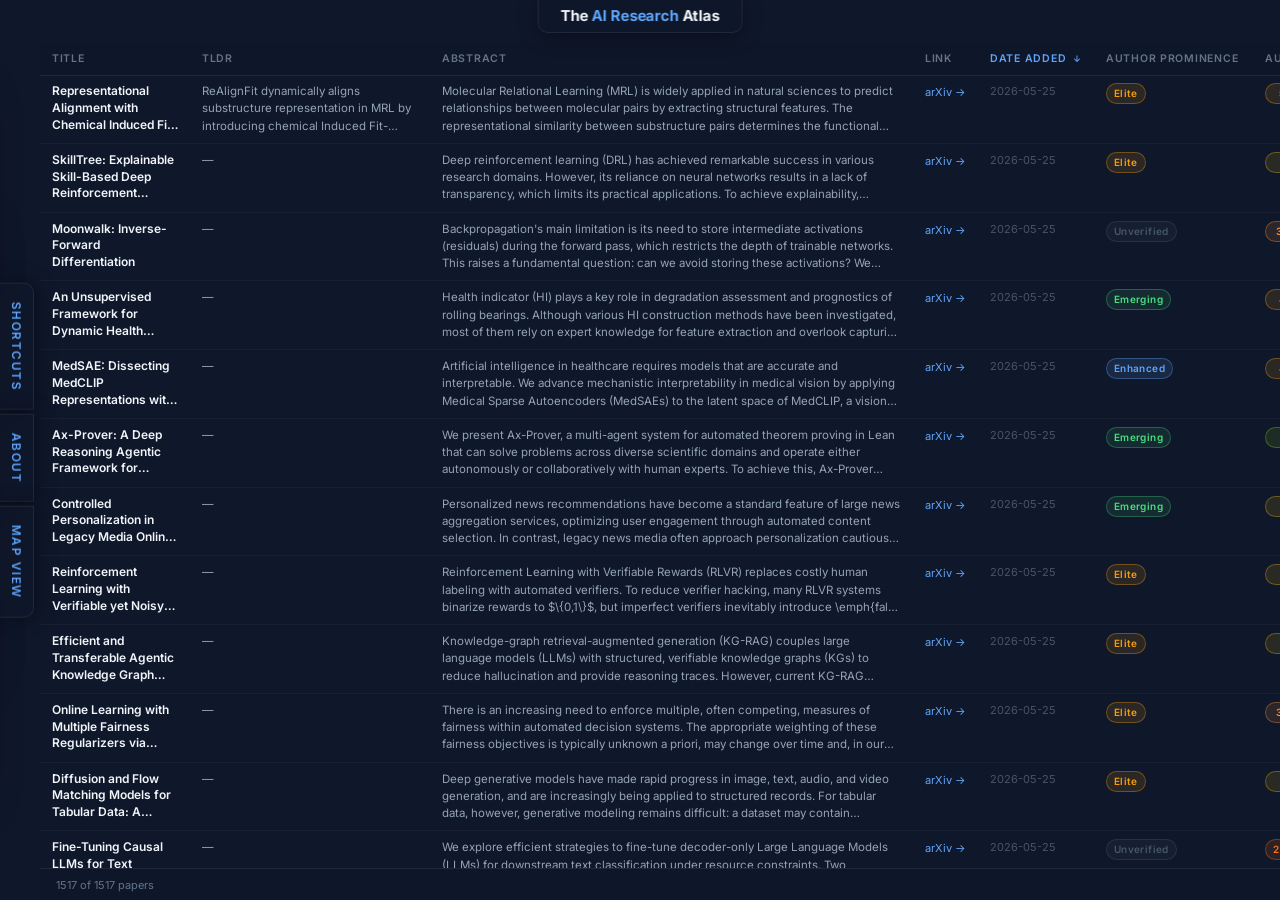
<file: grid.html>
<!DOCTYPE html>
<html lang="en">
<head>
<meta charset="UTF-8">
<meta name="viewport" content="width=device-width,initial-scale=1.0">
<title>AI Research Atlas — Grid View</title>
<!-- Google tag (gtag.js) -->
<script async src="https://www.googletagmanager.com/gtag/js?id=G-6LKWKT8838"></script>
<script>window.dataLayer=window.dataLayer||[];function gtag(){dataLayer.push(arguments);}gtag('js',new Date());gtag('config','G-6LKWKT8838');</script>
<link rel="preconnect" href="https://fonts.googleapis.com">
<link rel="preconnect" href="https://fonts.gstatic.com" crossorigin>
<link href="https://fonts.googleapis.com/css2?family=Inter:wght@400;500;600;700&display=swap" rel="stylesheet">
<style>
  :root {
    --arm-font:'Inter',system-ui,-apple-system,sans-serif;
    --arm-accent:#60a5fa;
    --arm-accent-dim:rgba(96,165,250,0.12);
    --arm-border:rgba(255,255,255,0.08);
    --arm-muted:#94a3b8;
    --arm-bg:rgba(15,23,42,0.92);
    --arm-panel-w:300px;
  }
  *,*::before,*::after { box-sizing:border-box; }
  html,body { margin:0; padding:0; height:100%; background:#0f172a; color:#e2e8f0; font-family:var(--arm-font); }

  /* ── Title bar ─────────────────────────────────────────────────────── */
  #arm-title-bar {
    position:fixed; top:0; left:50%; transform:translateX(-50%);
    z-index:1000000;
    background:rgba(15,23,42,0.92); backdrop-filter:blur(10px); -webkit-backdrop-filter:blur(10px);
    border:1px solid var(--arm-border); border-top:none;
    border-radius:0 0 10px 10px;
    padding:6px 22px;
    font-family:var(--arm-font); font-size:15px; font-weight:700;
    color:#f1f5f9; letter-spacing:-0.01em; line-height:1.3;
    white-space:nowrap; user-select:none;
    box-shadow:0 3px 20px rgba(0,0,0,0.4);
  }
  #arm-title-bar span { color:var(--arm-accent); }

  /* ── Tab strip ─────────────────────────────────────────────────────── */
  #arm-tab-strip {
    position:fixed; left:0; top:50%; transform:translateY(-50%);
    z-index:1000000; display:flex; flex-direction:column; gap:4px;
  }
  .arm-tab {
    display:flex; align-items:center; justify-content:center;
    writing-mode:vertical-rl; text-orientation:mixed;
    background:rgba(15,23,42,0.90); backdrop-filter:blur(10px); -webkit-backdrop-filter:blur(10px);
    color:var(--arm-accent); border:1px solid var(--arm-border); border-left:none;
    padding:18px 9px; cursor:pointer;
    font-family:var(--arm-font); font-weight:600; font-size:12px;
    letter-spacing:0.12em; text-transform:uppercase;
    box-shadow:3px 0 20px rgba(0,0,0,0.4);
    transition:background 0.2s,color 0.2s,box-shadow 0.2s; user-select:none;
  }
  #arm-shortcuts-tab { border-radius:0 10px 0 0; }
  #arm-about-tab     { border-radius:0; }
  #arm-atlas-tab     { border-radius:0 0 10px 0; }
  .arm-tab:hover     { background:rgba(30,41,59,0.95); color:#93c5fd; box-shadow:4px 0 24px rgba(96,165,250,0.2); }
  .arm-tab.arm-active { background:rgba(30,41,59,0.98); color:#93c5fd; }

  /* ── Panel chrome ──────────────────────────────────────────────────── */
  .arm-panel {
    position:fixed; left:0; top:50%;
    transform:translateY(-50%) translateX(-110%);
    z-index:999999; width:var(--arm-panel-w); max-height:88vh;
    display:flex; flex-direction:column;
    background:var(--arm-bg); backdrop-filter:blur(10px); -webkit-backdrop-filter:blur(10px);
    border:1px solid var(--arm-border); border-left:none; border-radius:0 16px 16px 0;
    box-shadow:6px 0 40px rgba(0,0,0,0.6),inset 1px 0 0 rgba(255,255,255,0.04);
    font-family:var(--arm-font); font-size:13px; color:#e2e8f0; line-height:1.65;
    transition:transform 0.32s cubic-bezier(0.4,0,0.2,1); overflow:hidden;
  }
  .arm-panel.arm-open { transform:translateY(-50%) translateX(0); }
  .arm-body { overflow-y:auto; overflow-x:hidden; padding:22px 20px 16px; flex:1; scrollbar-width:thin; scrollbar-color:#334155 transparent; }
  .arm-body::-webkit-scrollbar { width:4px; }
  .arm-body::-webkit-scrollbar-thumb { background:#334155; border-radius:4px; }
  .arm-header { display:flex; justify-content:space-between; align-items:flex-start; margin-bottom:4px; }
  .arm-title  { font-size:15px; font-weight:700; color:#f1f5f9; letter-spacing:-0.01em; line-height:1.3; margin:0; }
  .arm-title span { color:var(--arm-accent); }
  .arm-close  { background:none; border:none; color:var(--arm-muted); cursor:pointer; font-size:17px; line-height:1; padding:2px 4px; border-radius:4px; transition:color 0.15s,background 0.15s; flex-shrink:0; margin-left:8px; }
  .arm-close:hover { color:#f1f5f9; background:rgba(255,255,255,0.07); }
  .arm-byline { font-size:12px; color:var(--arm-muted); margin-bottom:16px; }
  .arm-byline a { color:var(--arm-accent); text-decoration:none; font-weight:500; }
  .arm-byline a:hover { color:#93c5fd; text-decoration:underline; }
  .arm-divider { border:none; border-top:1px solid var(--arm-border); margin:14px 0; }
  .arm-section { font-size:10px; font-weight:600; text-transform:uppercase; letter-spacing:0.1em; color:#475569; margin:0 0 8px; }
  .arm-p { color:#94a3b8; margin:0 0 10px; font-size:12.5px; }
  .arm-p a { color:var(--arm-accent); text-decoration:none; }
  .arm-p a:hover { color:#93c5fd; text-decoration:underline; }
  .arm-book { display:flex; align-items:center; gap:10px; background:rgba(255,255,255,0.03); border:1px solid var(--arm-border); border-radius:8px; padding:10px 12px; text-decoration:none; transition:background 0.2s,border-color 0.2s; margin-bottom:8px; }
  .arm-book:hover { background:rgba(96,165,250,0.07); border-color:rgba(96,165,250,0.3); }
  .arm-book-icon { font-size:22px; flex-shrink:0; }
  .arm-book-text { display:flex; flex-direction:column; }
  .arm-book-title { font-size:12px; font-weight:600; color:#e2e8f0; line-height:1.3; margin-bottom:2px; }
  .arm-book-sub { font-size:11px; color:var(--arm-accent); }
  .arm-footer { padding:10px 20px 14px; border-top:1px solid var(--arm-border); display:flex; align-items:center; gap:7px; flex-shrink:0; }
  .arm-status-dot { width:7px; height:7px; border-radius:50%; background:#22c55e; box-shadow:0 0 6px rgba(34,197,94,0.7); flex-shrink:0; animation:arm-pulse 2.5s ease-in-out infinite; }
  @keyframes arm-pulse { 0%,100%{opacity:1;}50%{opacity:0.35;} }
  .arm-status-text { font-size:11px; color:#475569; font-family:var(--arm-font); }
  .arm-status-text strong { color:#64748b; font-weight:500; }
  .arm-sc-intro { font-size:12.5px; color:#94a3b8; margin:0 0 14px; line-height:1.5; }
  .arm-tile {
    display:flex; align-items:center; gap:11px;
    background:rgba(255,255,255,0.03); border:1px solid var(--arm-border);
    border-radius:8px; padding:10px 12px; text-decoration:none;
    transition:background 0.2s,border-color 0.2s; margin-bottom:7px; cursor:pointer;
  }
  .arm-tile:hover { background:rgba(96,165,250,0.07); border-color:rgba(96,165,250,0.3); }
  .arm-tile:hover .arm-tile-label { color:#e2e8f0; }
  .arm-tile.arm-tile-active { background:rgba(96,165,250,0.12); border-color:rgba(96,165,250,0.4); }
  .arm-tile.arm-tile-active .arm-tile-label { color:#93c5fd; }
  .arm-tile-icon { flex-shrink:0; width:18px; height:18px; color:#64748b; display:flex; align-items:center; justify-content:center; }
  .arm-tile-text { display:flex; flex-direction:column; gap:1px; }
  .arm-tile-label { font-size:12px; font-weight:600; color:#cbd5e1; line-height:1.3; transition:color 0.15s; }
  .arm-tile-sub   { font-size:11px; color:#64748b; line-height:1.3; }

  /* ── Filter popup ──────────────────────────────────────────────────── */
  #arm-filter-popup {
    position:fixed;
    z-index:1000001;
    background:rgba(15,23,42,0.97); backdrop-filter:blur(12px); -webkit-backdrop-filter:blur(12px);
    border:1px solid var(--arm-border); border-radius:12px;
    padding:14px 16px 10px; min-width:210px;
    box-shadow:4px 8px 32px rgba(0,0,0,0.7);
    font-family:var(--arm-font);
    display:none;
    transition:none;
  }
  #arm-filter-popup .fp-title {
    font-size:10px; font-weight:600; text-transform:uppercase;
    letter-spacing:0.09em; color:#475569; margin-bottom:10px;
    padding-right:20px;
  }
  .fp-close {
    position:absolute; top:8px; right:10px;
    background:none; border:none; color:#475569; cursor:pointer;
    font-size:16px; padding:2px 4px; line-height:1; border-radius:4px;
    transition:color 0.15s;
  }
  .fp-close:hover { color:#94a3b8; }
  .fp-btn {
    display:block; width:100%; text-align:left;
    background:rgba(255,255,255,0.04); border:1px solid var(--arm-border);
    border-radius:6px; padding:7px 10px; margin-bottom:5px;
    color:#cbd5e1; font-size:12px; font-weight:500; cursor:pointer;
    font-family:var(--arm-font); transition:background 0.15s,border-color 0.15s;
  }
  .fp-btn:hover { background:rgba(96,165,250,0.10); border-color:rgba(96,165,250,0.3); color:#e2e8f0; }
  .fp-btn.fp-active { background:rgba(96,165,250,0.15); border-color:rgba(96,165,250,0.5); color:#93c5fd; }
  .fp-clear { color:#475569; border-color:rgba(71,85,105,0.25); margin-top:8px; font-size:11px; }
  .fp-clear:hover { color:#94a3b8; background:rgba(255,255,255,0.04); }

  /* ── Grid / table ──────────────────────────────────────────────────── */
  #grid-wrap {
    position:fixed; top:42px; left:40px; right:0; bottom:32px;
    overflow:auto;
    scrollbar-width:thin; scrollbar-color:#334155 transparent;
  }
  #grid-wrap::-webkit-scrollbar { width:6px; height:6px; }
  #grid-wrap::-webkit-scrollbar-thumb { background:#334155; border-radius:4px; }

  #grid-table { width:100%; border-collapse:collapse; font-size:12px; color:#cbd5e1; }

  #grid-table thead tr {
    background:rgba(15,23,42,0.99);
    position:sticky; top:0; z-index:10;
    box-shadow:0 1px 0 var(--arm-border);
  }
  #grid-table th {
    padding:10px 12px; text-align:left;
    font-size:10.5px; font-weight:600; text-transform:uppercase; letter-spacing:0.07em;
    color:#64748b; white-space:nowrap; user-select:none; cursor:pointer;
    transition:color 0.15s;
  }
  #grid-table th:hover { color:#94a3b8; }
  #grid-table th.sort-active { color:var(--arm-accent); }
  .sort-arrow { margin-left:3px; font-size:9px; }

  #grid-table td {
    padding:8px 12px; border-bottom:1px solid rgba(255,255,255,0.035);
    vertical-align:top; line-height:1.5;
  }
  #grid-table tr:hover td { background:rgba(255,255,255,0.018); }

  .col-title      { width:18%; min-width:150px; }
  .col-tldr       { width:15%; min-width:110px; }
  .col-abstract   { width:16%; min-width:120px; }
  .col-url        { width:5%;  min-width:56px;  }
  .col-date       { width:7%;  min-width:82px;  }
  .col-prominence { width:8%;  min-width:88px;  }
  .col-count      { width:7%;  min-width:78px;  }
  .col-citation   { width:9%;  min-width:96px;  }
  .col-secondary  { width:11%; min-width:100px; }

  .cell-title { color:#f1f5f9; font-weight:600; font-size:12px; text-decoration:none; display:block; line-height:1.4; }
  .cell-title:hover { color:var(--arm-accent); text-decoration:underline; }

  .cell-clamp { display:-webkit-box; -webkit-box-orient:vertical; -webkit-line-clamp:3; overflow:hidden; }
  .cell-tldr     { font-size:11.5px; color:#94a3b8; display:-webkit-box; -webkit-box-orient:vertical; -webkit-line-clamp:3; overflow:hidden; cursor:pointer; }
  .cell-tldr.expanded    { display:block; }
  .cell-abstract { font-size:11.5px; color:#94a3b8; display:-webkit-box; -webkit-box-orient:vertical; -webkit-line-clamp:3; overflow:hidden; cursor:pointer; }
  .cell-abstract.expanded { display:block; }

  .cell-url a { font-size:11px; color:var(--arm-accent); text-decoration:none; white-space:nowrap; }
  .cell-url a:hover { text-decoration:underline; }

  .cell-date { font-size:11px; color:#475569; white-space:nowrap; }

  /* ── Column resize handle ───────────────────────────────────────── */
  #grid-table th { position:relative; }
  .col-rh {
    position:absolute; top:0; right:0; width:5px; height:100%;
    cursor:col-resize; user-select:none; background:transparent; z-index:1;
  }
  .col-rh:hover, .col-rh.rh-active { background:rgba(96,165,250,0.35); }

  /* ── Shared badge base ──────────────────────────────────────────── */
  .badge {
    display:inline-block; font-size:10px; font-weight:600;
    letter-spacing:0.04em; padding:2px 7px; border-radius:99px; border:1px solid;
    white-space:nowrap;
  }

  /* Prominence (author tier) */
  .badge-elite      { color:#f59e0b; background:rgba(245,158,11,0.12); border-color:rgba(245,158,11,0.35); }
  .badge-enhanced   { color:#60a5fa; background:rgba(96,165,250,0.12); border-color:rgba(96,165,250,0.35); }
  .badge-emerging   { color:#4ade80; background:rgba(74,222,128,0.10); border-color:rgba(74,222,128,0.30); }
  .badge-unverified { color:#475569; background:rgba(71,85,105,0.15);  border-color:rgba(71,85,105,0.35); }

  /* Author count — Fibonacci red→yellow→green, widths grow with Fibonacci */
  .badge-count-1  { color:#ef4444; background:rgba(239,68,68,0.12);   border-color:rgba(239,68,68,0.35);  min-width:22px; text-align:center; }
  .badge-count-2  { color:#f97316; background:rgba(249,115,22,0.12);  border-color:rgba(249,115,22,0.35); min-width:22px; text-align:center; }
  .badge-count-3  { color:#fb923c; background:rgba(251,146,60,0.12);  border-color:rgba(251,146,60,0.35); min-width:28px; text-align:center; }
  .badge-count-5  { color:#f59e0b; background:rgba(245,158,11,0.12);  border-color:rgba(245,158,11,0.35); min-width:34px; text-align:center; }
  .badge-count-8  { color:#eab308; background:rgba(234,179,8,0.12);   border-color:rgba(234,179,8,0.35);  min-width:42px; text-align:center; }
  .badge-count-13 { color:#84cc16; background:rgba(132,204,22,0.12);  border-color:rgba(132,204,22,0.35); min-width:54px; text-align:center; }
  .badge-count-21 { color:#22c55e; background:rgba(34,197,94,0.12);   border-color:rgba(34,197,94,0.35);  min-width:66px; text-align:center; }
  .badge-count-21p{ color:#10b981; background:rgba(16,185,129,0.12);  border-color:rgba(16,185,129,0.35); min-width:78px; text-align:center; }

  /* Citation impact */
  .badge-uncited        { color:#475569; background:rgba(71,85,105,0.15);   border-color:rgba(71,85,105,0.35); }
  .badge-cited          { color:#facc15; background:rgba(250,204,21,0.12);  border-color:rgba(250,204,21,0.35); }
  .badge-highly-cited   { color:#f97316; background:rgba(249,115,22,0.12); border-color:rgba(249,115,22,0.35); }
  .badge-vhc            { color:#ef4444; background:rgba(239,68,68,0.12);   border-color:rgba(239,68,68,0.35); }

  /* Secondary topic tags */
  .badge-secondary-tag {
    display:inline-block; font-size:10px; font-weight:500;
    padding:2px 6px; border-radius:4px; border:1px solid;
    color:#818cf8; background:rgba(129,140,248,0.10);
    border-color:rgba(129,140,248,0.30); white-space:nowrap;
    margin:1px 2px 1px 0; cursor:pointer; transition:background 0.15s,border-color 0.15s;
  }
  .badge-secondary-tag:hover { background:rgba(129,140,248,0.22); border-color:rgba(129,140,248,0.5); }

  /* ── Status bar ────────────────────────────────────────────────────── */
  #grid-status-bar {
    position:fixed; bottom:0; left:40px; right:0; height:32px;
    background:rgba(15,23,42,0.97); border-top:1px solid var(--arm-border);
    display:flex; align-items:center; padding:0 16px; gap:14px;
    font-size:11px; color:#475569; z-index:100;
  }
  #grid-count { color:#64748b; }
  #active-filter-label { color:var(--arm-accent); font-weight:500; }
  #clear-filter-btn {
    background:none; border:none; color:#475569; cursor:pointer;
    font-size:11px; font-family:var(--arm-font); padding:0;
    text-decoration:underline; transition:color 0.15s;
  }
  #clear-filter-btn:hover { color:#94a3b8; }

  /* ── Loading ───────────────────────────────────────────────────────── */
  #grid-loading {
    position:fixed; top:50%; left:50%; transform:translate(-50%,-50%);
    text-align:center; color:#475569; font-size:13px;
  }
  #grid-error { color:#ef4444; }
</style>
</head>
<body>

<!-- ── Title bar ──────────────────────────────────────────────────── -->
<div id="arm-title-bar">The <span>AI Research</span> Atlas</div>

<!-- ── Tab strip ──────────────────────────────────────────────────── -->
<div id="arm-tab-strip">
  <button id="arm-shortcuts-tab" class="arm-tab"
    onclick="armToggle('arm-shortcuts-panel','arm-shortcuts-tab','arm-about-tab')"
    aria-label="Open Shortcuts panel">Shortcuts</button>
  <button id="arm-about-tab" class="arm-tab"
    onclick="armToggle('arm-about-panel','arm-about-tab','arm-shortcuts-tab')"
    aria-label="Open About panel">About</button>
  <button id="arm-atlas-tab" class="arm-tab"
    onclick="window.location.href='index.html'"
    aria-label="Return to Map View">Map View</button>
</div>

<!-- ══════════════════════════════════════════════════════════════════
     SHORTCUTS PANEL
═══════════════════════════════════════════════════════════════════ -->
<div id="arm-shortcuts-panel" class="arm-panel" role="complementary" aria-label="Shortcuts">
  <div class="arm-body">
    <div class="arm-header">
      <p class="arm-title"><span>Shortcuts</span></p>
      <button class="arm-close" onclick="armClose('arm-shortcuts-panel','arm-shortcuts-tab')" aria-label="Close">&#x2715;</button>
    </div>
    <p class="arm-sc-intro">Click a tile to filter papers by</p>

    <a class="arm-tile" href="javascript:void(0)" id="tile-Prominence"
       onclick="armShowFilterOptions('Prominence','Author prominence',this)">
      <span class="arm-tile-icon"><svg viewBox="0 0 18 18" fill="none" stroke="currentColor" stroke-width="1.6" stroke-linecap="round" stroke-linejoin="round"><polygon points="9,2 11.1,6.6 16.2,7.3 12.6,10.7 13.5,15.8 9,13.4 4.5,15.8 5.4,10.7 1.8,7.3 6.9,6.6"/></svg></span>
      <span class="arm-tile-text"><span class="arm-tile-label">Author prominence</span><span class="arm-tile-sub">Elite · Enhanced · Emerging · Unverified</span></span>
    </a>

    <a class="arm-tile" href="javascript:void(0)" id="tile-author_count"
       onclick="armShowFilterOptions('author_count','Author count',this)">
      <span class="arm-tile-icon"><svg viewBox="0 0 18 18" fill="none" stroke="currentColor" stroke-width="1.6" stroke-linecap="round" stroke-linejoin="round"><circle cx="6.5" cy="6" r="2.5"/><path d="M1 16c0-3.3 2.5-5 5.5-5"/><circle cx="13" cy="6" r="2.5"/><path d="M17 16c0-3.3-2.5-5-5.5-5"/><path d="M10 16c0-2.8-1.8-4.5-4-4.5"/></svg></span>
      <span class="arm-tile-text"><span class="arm-tile-label">Author count</span><span class="arm-tile-sub">1 · 2 · 3 · 5 · 8 · 13 · 21 · 34+</span></span>
    </a>

    <a class="arm-tile" href="javascript:void(0)" id="tile-CitationTier"
       onclick="armShowFilterOptions('CitationTier','Citation impact',this)">
      <span class="arm-tile-icon"><svg viewBox="0 0 18 18" fill="none" stroke="currentColor" stroke-width="1.6" stroke-linecap="round" stroke-linejoin="round"><polyline points="2,13 6,8 10,10 16,4"/><polyline points="12,4 16,4 16,8"/></svg></span>
      <span class="arm-tile-text"><span class="arm-tile-label">Citation impact</span><span class="arm-tile-sub">Very Highly Cited · Highly Cited · Cited</span></span>
    </a>

    <a class="arm-tile" href="javascript:void(0)" id="tile-recency"
       onclick="armShowFilterOptions('recency','Recency',this)">
      <span class="arm-tile-icon"><svg viewBox="0 0 18 18" fill="none" stroke="currentColor" stroke-width="1.6" stroke-linecap="round" stroke-linejoin="round"><circle cx="9" cy="9" r="7"/><polyline points="9,5 9,9 12,11"/></svg></span>
      <span class="arm-tile-text"><span class="arm-tile-label">Recency</span><span class="arm-tile-sub">Today · Yesterday · Earlier</span></span>
    </a>

    <a class="arm-tile" href="javascript:void(0)" id="tile-secondary_tags"
       onclick="armShowFilterOptions('secondary_tags','Also In',this)">
      <span class="arm-tile-icon"><svg viewBox="0 0 18 18" fill="none" stroke="currentColor" stroke-width="1.6" stroke-linecap="round" stroke-linejoin="round"><path d="M3 9h12M9 3v12"/><circle cx="9" cy="9" r="7"/></svg></span>
      <span class="arm-tile-text"><span class="arm-tile-label">Also In</span><span class="arm-tile-sub">Secondary topic tags</span></span>
    </a>

  </div>
  <div class="arm-footer">
    <div class="arm-status-dot"></div>
    <span class="arm-status-text">Last updated <strong>May 25, 2026 UTC</strong></span>
  </div>
</div>

<!-- ══════════════════════════════════════════════════════════════════
     ABOUT PANEL
═══════════════════════════════════════════════════════════════════ -->
<div id="arm-about-panel" class="arm-panel" role="complementary" aria-label="About this atlas">
  <div class="arm-body">
    <div class="arm-header">
      <p class="arm-title">The <span>AI Research</span> Atlas</p>
      <button class="arm-close" onclick="armClose('arm-about-panel','arm-about-tab')" aria-label="Close panel">&#x2715;</button>
    </div>
    <div class="arm-byline">By <a href="https://www.linkedin.com/in/lee-fischman/" target="_blank" rel="noopener">Lee Fischman</a></div>

    <p class="arm-p">A live semantic map of recent AI research from arXiv (cs.AI), rebuilt every day across a rolling 14-day window. Each point is a paper. Groups are determined by Claude Haiku based on shared research methodology and problem formulation.</p>
    <p class="arm-p"><a href="https://github.com/LeeFischman/AI-research-atlas" target="_blank" rel="noopener">More...</a></p>

    <hr class="arm-divider">

    <p class="arm-section">How to use</p>
    <p class="arm-p">Sort columns by clicking their headers. Use the Shortcuts panel to filter by author prominence, citation impact, or recency. Click a row&#x2019;s abstract cell to expand it. Click a paper title to open it on arXiv.</p>

    <hr class="arm-divider">

    <p class="arm-section">Books by the author</p>
    <a class="arm-book" href="https://www.amazon.com/dp/B0GMVH6P2W" target="_blank" rel="noopener">
      <span class="arm-book-icon">&#x1F4D8;</span>
      <span class="arm-book-text"><span class="arm-book-title">Building Deep Learning Products</span><span class="arm-book-sub">Available on Amazon &#x2192;</span></span>
    </a>
    <p class="arm-p" style="margin-top:4px;"><a href="https://donate.stripe.com/6oU5kD9sE17y87J3gI1ck00" target="_blank" rel="noopener">Buy me a bagel &#x1F96F;</a></p>

    <hr class="arm-divider">

    <p class="arm-section">Powered by</p>
    <p class="arm-p"><a href="https://apple.github.io/embedding-atlas/" target="_blank" rel="noopener">Apple Embedding Atlas</a>, <a href="https://openalex.org" target="_blank" rel="noopener">OpenAlex</a>, <a href="https://www.semanticscholar.org" target="_blank" rel="noopener">Semantic Scholar</a>, and <a href="https://allenai.org/blog/specter2-adapting-scientific-document-embeddings-to-multiple-fields-and-task-formats-c95686c06567" target="_blank" rel="noopener">SPECTER2</a></p>
  </div>
  <div class="arm-footer">
    <div class="arm-status-dot"></div>
    <span class="arm-status-text">Last updated <strong>May 25, 2026 UTC</strong></span>
  </div>
</div>

<!-- ── Filter popup (upper left, below title bar) ─────────────────── -->
<div id="arm-filter-popup">
  <button class="fp-close" onclick="hideFilterPopup()" aria-label="Close filter popup">&#x2715;</button>
  <div class="fp-title" id="fp-title"></div>
  <div id="fp-options"></div>
  <button class="fp-btn fp-clear" onclick="clearFilter()">&#x2715;&nbsp; Clear filter / Show all</button>
</div>

<!-- ── Loading indicator ──────────────────────────────────────────── -->
<div id="grid-loading">Loading papers&#x2026;</div>

<!-- ── Grid ──────────────────────────────────────────────────────── -->
<div id="grid-wrap" style="display:none">
  <table id="grid-table">
    <thead>
      <tr>
        <th class="col-title"      onclick="setSort('title')">
          Title <span class="sort-arrow" id="sa-title"></span></th>
        <th class="col-tldr"       onclick="setSort('ss_tldr')">
          TLDR <span class="sort-arrow" id="sa-ss_tldr"></span></th>
        <th class="col-abstract"   onclick="setSort('abstract')">
          Abstract <span class="sort-arrow" id="sa-abstract"></span></th>
        <th class="col-url"        onclick="setSort('url')">
          Link <span class="sort-arrow" id="sa-url"></span></th>
        <th class="col-date"       onclick="setSort('date_added')">
          Date Added <span class="sort-arrow" id="sa-date_added"></span></th>
        <th class="col-prominence" onclick="setSort('Prominence')">
          Author Prominence <span class="sort-arrow" id="sa-Prominence"></span></th>
        <th class="col-count"      onclick="setSort('author_count')">
          Author Count <span class="sort-arrow" id="sa-author_count"></span></th>
        <th class="col-citation"   onclick="setSort('CitationTier')">
          Citation Impact <span class="sort-arrow" id="sa-CitationTier"></span></th>
        <th class="col-secondary"  title="Secondary topic tags — click a chip to filter">
          Also In</th>
      </tr>
    </thead>
    <tbody id="grid-tbody"></tbody>
  </table>
</div>

<!-- ── Status bar ─────────────────────────────────────────────────── -->
<div id="grid-status-bar">
  <span id="grid-count"></span>
  <span id="active-filter-label"></span>
  <button id="clear-filter-btn" onclick="clearFilter()" style="display:none">Clear filter</button>
</div>

<script>
(function () {
  'use strict';

  var papers    = [];
  var sortCol   = 'date_added';
  var sortDir   = -1;            // -1 = descending, 1 = ascending
  var activeFilter = null;       // {col, value, label} | null

  // ── Panel toggle (same logic as main Atlas) ───────────────────────
  function armToggle(panelId, tabId, hideTabId) {
    var panel  = document.getElementById(panelId);
    var isOpen = panel.classList.contains('arm-open');
    document.querySelectorAll('.arm-panel').forEach(function (p) { p.classList.remove('arm-open'); });
    document.querySelectorAll('.arm-tab').forEach(function (t) { t.classList.remove('arm-active'); t.style.display = ''; });
    if (!isOpen) {
      panel.classList.add('arm-open');
      document.getElementById(tabId).classList.add('arm-active');
      if (hideTabId) document.getElementById(hideTabId).style.display = 'none';
    }
  }
  function armClose(panelId, tabId) {
    document.getElementById(panelId).classList.remove('arm-open');
    document.getElementById(tabId).classList.remove('arm-active');
    document.querySelectorAll('.arm-tab').forEach(function (t) { t.style.display = ''; });
  }
  // Expose to inline onclick attributes
  window.armToggle = armToggle;
  window.armClose  = armClose;

  // ── Filter popup ──────────────────────────────────────────────────
  // Fixed Fibonacci "or more" thresholds for author count filter
  var FIB_COUNT = [1, 2, 3, 5, 8, 13, 21, 34];

  function armShowFilterOptions(col, label, tileEl) {
    var values, isGte = false;

    if (col === 'author_count') {
      // Fixed Fibonacci "or more" buckets — always shown regardless of data
      isGte = true;
      values = FIB_COUNT.map(String);
    } else if (col === 'secondary_tags') {
      // Flatten all tag arrays and collect unique values
      var tagSeen = Object.create(null);
      papers.forEach(function (p) {
        var tags = Array.isArray(p.secondary_tags) ? p.secondary_tags : [];
        tags.forEach(function (t) { if (t) tagSeen[t] = true; });
      });
      values = Object.keys(tagSeen).sort();
    } else {
      // Gather distinct non-empty values from data
      var seen = Object.create(null);
      papers.forEach(function (p) {
        var v = p[col];
        if (v !== null && v !== undefined && v !== '') seen[String(v)] = true;
      });
      var tierOrder = {
        'Elite': 0, 'Enhanced': 1, 'Emerging': 2, 'Unverified': 3,
        'Very Highly Cited': 0, 'Highly Cited': 1, 'Cited': 2, 'Uncited': 3,
        'Today': 0, 'Yesterday': 1, 'Earlier': 2,
      };
      values = Object.keys(seen).sort(function (a, b) {
        var oa = tierOrder[a], ob = tierOrder[b];
        if (oa !== undefined && ob !== undefined) return oa - ob;
        var na = parseFloat(a), nb = parseFloat(b);
        if (!isNaN(na) && !isNaN(nb)) return na - nb;
        return a.localeCompare(b);
      });
    }

    document.getElementById('fp-title').textContent = 'Filter by ' + label;
    var opts = document.getElementById('fp-options');
    opts.innerHTML = '';
    values.forEach(function (v) {
      var isActive = activeFilter && activeFilter.col === col &&
                     activeFilter.value === v && activeFilter.gte === isGte;
      var btn = document.createElement('button');
      btn.className = 'fp-btn' + (isActive ? ' fp-active' : '');
      btn.textContent = isGte ? (v + ' or more') : v;
      btn.onclick = function () {
        applyFilter(col, v, isGte ? (label + ': ' + v + ' or more') : (label + ': ' + v), isGte);
      };
      opts.appendChild(btn);
    });

    // Position popup to the right of the shortcuts panel, vertically near the tile
    var popup = document.getElementById('arm-filter-popup');
    popup.style.display = 'block';
    var panelEl = document.getElementById('arm-shortcuts-panel');
    var panelRect = panelEl.getBoundingClientRect();
    var tileRect  = tileEl  ? tileEl.getBoundingClientRect() : panelRect;
    var left = panelRect.right + 10;
    var top  = tileRect.top;
    if (left + 220 > window.innerWidth) left = Math.max(8, window.innerWidth - 228);
    popup.style.left = left + 'px';
    popup.style.top  = top  + 'px';
    requestAnimationFrame(function () {
      var maxTop = window.innerHeight - popup.offsetHeight - 8;
      if (parseFloat(popup.style.top) > maxTop) {
        popup.style.top = Math.max(8, maxTop) + 'px';
      }
    });

    document.querySelectorAll('.arm-tile').forEach(function (t) { t.classList.remove('arm-tile-active'); });
    if (tileEl) tileEl.classList.add('arm-tile-active');
  }
  window.armShowFilterOptions = armShowFilterOptions;

  function hideFilterPopup() {
    document.getElementById('arm-filter-popup').style.display = 'none';
  }
  window.hideFilterPopup = hideFilterPopup;

  // Close popup when clicking outside it (but not on a tile)
  document.addEventListener('click', function (e) {
    var popup = document.getElementById('arm-filter-popup');
    if (popup.style.display === 'none') return;
    if (popup.contains(e.target)) return;
    if (e.target.closest && e.target.closest('.arm-tile')) return;
    hideFilterPopup();
    document.querySelectorAll('.arm-tile').forEach(function (t) { t.classList.remove('arm-tile-active'); });
  }, true);

  function applyFilter(col, value, label, gte) {
    activeFilter = { col: col, value: value, label: label, gte: !!gte };
    hideFilterPopup();
    render();
  }

  function clearFilter() {
    activeFilter = null;
    document.querySelectorAll('.arm-tile').forEach(function (t) { t.classList.remove('arm-tile-active'); });
    hideFilterPopup();
    render();
  }
  window.clearFilter = clearFilter;

  // ── Sort ──────────────────────────────────────────────────────────
  function setSort(col) {
    if (sortCol === col) {
      sortDir = -sortDir;
    } else {
      sortCol = col;
      sortDir = (col === 'date_added') ? -1 : 1;
    }
    renderHeaders();
    render();
  }
  window.setSort = setSort;

  // ── Data helpers ──────────────────────────────────────────────────
  // Map CitationTier string → numeric rank for sorting
  var citationRank = { 'Very Highly Cited': 3, 'Highly Cited': 2, 'Cited': 1, 'Uncited': 0 };
  var prominenceRank = { 'Elite': 3, 'Enhanced': 2, 'Emerging': 1, 'Unverified': 0 };

  function getFilteredSorted() {
    var rows = papers.slice();
    if (activeFilter) {
      var fc = activeFilter.col, fv = activeFilter.value;
      if (activeFilter.gte) {
        var threshold = Number(fv);
        rows = rows.filter(function (p) { return (p[fc] || 0) >= threshold; });
      } else if (fc === 'secondary_tags') {
        // Array-contains filter: keep papers where the tag appears in secondary_tags
        rows = rows.filter(function (p) {
          var tags = Array.isArray(p.secondary_tags) ? p.secondary_tags : [];
          return tags.indexOf(fv) !== -1;
        });
      } else {
        rows = rows.filter(function (p) {
          var pv = p[fc];
          if (fc === 'CitationTier') pv = pv || 'Uncited';
          return String(pv == null ? '' : pv) === fv;
        });
      }
    }
    rows.sort(function (a, b) {
      var av, bv;
      if (sortCol === 'CitationTier') {
        av = citationRank[a.CitationTier] != null ? citationRank[a.CitationTier] : -1;
        bv = citationRank[b.CitationTier] != null ? citationRank[b.CitationTier] : -1;
        return sortDir * (av - bv);
      }
      if (sortCol === 'Prominence') {
        av = prominenceRank[a.Prominence] != null ? prominenceRank[a.Prominence] : -1;
        bv = prominenceRank[b.Prominence] != null ? prominenceRank[b.Prominence] : -1;
        return sortDir * (av - bv);
      }
      av = a[sortCol]; bv = b[sortCol];
      if (av == null) av = ''; if (bv == null) bv = '';
      if (typeof av === 'number' && typeof bv === 'number') return sortDir * (av - bv);
      return sortDir * String(av).localeCompare(String(bv));
    });
    return rows;
  }

  // ── Badge helpers ─────────────────────────────────────────────────
  function prominenceBadge(tier) {
    if (!tier) return '—';
    var map = {
      'Elite':      'badge-elite',
      'Enhanced':   'badge-enhanced',
      'Emerging':   'badge-emerging',
      'Unverified': 'badge-unverified',
    };
    var cls = map[tier];
    return cls ? '<span class="badge ' + cls + '">' + tier + '</span>' : tier;
  }

  function authorCountBadge(n) {
    var count = parseInt(n, 10);
    if (isNaN(count)) return '—';
    var cls, label;
    if      (count === 1)  { cls = 'badge-count-1';   label = '1'; }
    else if (count === 2)  { cls = 'badge-count-2';   label = '2'; }
    else if (count === 3)  { cls = 'badge-count-3';   label = '3'; }
    else if (count <= 5)   { cls = 'badge-count-5';   label = count; }
    else if (count <= 8)   { cls = 'badge-count-8';   label = count; }
    else if (count <= 13)  { cls = 'badge-count-13';  label = count; }
    else if (count <= 21)  { cls = 'badge-count-21';  label = count; }
    else                   { cls = 'badge-count-21p'; label = count + '+'; }
    return '<span class="badge ' + cls + '">' + label + '</span>';
  }

  function citationBadge(tier) {
    var t = tier || 'Uncited';
    var map = {
      'Very Highly Cited': ['badge-vhc',          'Very Highly Cited'],
      'Highly Cited':      ['badge-highly-cited',  'Highly Cited'],
      'Cited':             ['badge-cited',          'Cited'],
      'Uncited':           ['badge-uncited',        'Uncited'],
    };
    var entry = map[t] || map['Uncited'];
    return '<span class="badge ' + entry[0] + '">' + entry[1] + '</span>';
  }

  function td(content, className) {
    var el = document.createElement('td');
    if (className) el.className = className;
    if (typeof content === 'string') el.innerHTML = content;
    else el.appendChild(content);
    return el;
  }

  // ── Render table ──────────────────────────────────────────────────
  function render() {
    var rows  = getFilteredSorted();
    var tbody = document.getElementById('grid-tbody');
    tbody.innerHTML = '';

    rows.forEach(function (p) {
      var tr = document.createElement('tr');

      // Title (link)
      var titleA = document.createElement('a');
      titleA.className = 'cell-title cell-clamp';
      titleA.textContent = p.title || '—';
      titleA.href   = p.url || '#';
      titleA.target = '_blank';
      titleA.rel    = 'noopener';
      tr.appendChild(td(titleA));

      // TLDR (click to expand, same as abstract)
      var tldrDiv = document.createElement('div');
      tldrDiv.className = 'cell-tldr';
      tldrDiv.textContent = p.ss_tldr || '—';
      tldrDiv.title = 'Click to expand';
      tldrDiv.onclick = function () { tldrDiv.classList.toggle('expanded'); };
      tr.appendChild(td(tldrDiv));

      // Abstract (click to expand)
      var absDiv = document.createElement('div');
      absDiv.className = 'cell-abstract';
      absDiv.textContent = p.abstract || '—';
      absDiv.title = 'Click to expand';
      absDiv.onclick = function () { absDiv.classList.toggle('expanded'); };
      tr.appendChild(td(absDiv));

      // URL
      var urlTd = document.createElement('td');
      urlTd.className = 'cell-url';
      if (p.url) {
        var urlA = document.createElement('a');
        urlA.href = p.url; urlA.target = '_blank'; urlA.rel = 'noopener';
        urlA.textContent = 'arXiv →';
        urlTd.appendChild(urlA);
      } else {
        urlTd.textContent = '—';
      }
      tr.appendChild(urlTd);

      // Date added
      var dateTd = document.createElement('td');
      dateTd.className = 'cell-date';
      dateTd.textContent = (p.date_added || '').substring(0, 10) || '—';
      tr.appendChild(dateTd);

      // Author Prominence (badge)
      var promTd = document.createElement('td');
      promTd.innerHTML = prominenceBadge(p.Prominence);
      tr.appendChild(promTd);

      // Author Count (Fibonacci badge)
      var countTd = document.createElement('td');
      countTd.innerHTML = authorCountBadge(p.author_count);
      tr.appendChild(countTd);

      // Citation Impact (badge)
      var citTd = document.createElement('td');
      citTd.innerHTML = citationBadge(p.CitationTier);
      tr.appendChild(citTd);

      // Also In — secondary topic tags (clickable chips filter by tag)
      var secTd = document.createElement('td');
      var tags = Array.isArray(p.secondary_tags) ? p.secondary_tags : [];
      if (tags.length === 0) {
        secTd.textContent = '';
      } else {
        tags.forEach(function (tag) {
          var chip = document.createElement('span');
          chip.className = 'badge-secondary-tag';
          chip.textContent = tag;
          chip.title = 'Filter by: ' + tag;
          chip.onclick = function (e) {
            e.stopPropagation();
            applyFilter('secondary_tags', tag, 'Also In: ' + tag, false);
          };
          secTd.appendChild(chip);
        });
      }
      tr.appendChild(secTd);

      tbody.appendChild(tr);
    });

    // Status bar
    var countEl  = document.getElementById('grid-count');
    var labelEl  = document.getElementById('active-filter-label');
    var clearBtn = document.getElementById('clear-filter-btn');
    countEl.textContent = rows.length + ' of ' + papers.length + ' papers';
    if (activeFilter) {
      labelEl.textContent    = activeFilter.label;
      clearBtn.style.display = '';
    } else {
      labelEl.textContent    = '';
      clearBtn.style.display = 'none';
    }
  }

  // ── Render sort header indicators ─────────────────────────────────
  function renderHeaders() {
    var cols = ['title', 'ss_tldr', 'abstract', 'url', 'date_added', 'Prominence', 'author_count', 'CitationTier'];
    cols.forEach(function (c) {
      var el = document.getElementById('sa-' + c);
      if (!el) return;
      el.textContent = sortCol === c ? (sortDir === 1 ? '↑' : '↓') : '';
    });
    document.querySelectorAll('#grid-table th').forEach(function (th) { th.classList.remove('sort-active'); });
    var idx = {
      'title': 0, 'ss_tldr': 1, 'abstract': 2, 'url': 3,
      'date_added': 4, 'Prominence': 5, 'author_count': 6, 'CitationTier': 7
      // col 8 (Also In / secondary_tags) is not sortable
    }[sortCol];
    if (idx !== undefined) {
      var ths = document.querySelectorAll('#grid-table th');
      if (ths[idx]) ths[idx].classList.add('sort-active');
    }
  }

  // ── Column resize ─────────────────────────────────────────────────
  function initColResize() {
    var ths = document.querySelectorAll('#grid-table th');
    ths.forEach(function (th) {
      var handle = document.createElement('div');
      handle.className = 'col-rh';
      th.appendChild(handle);
      var startX, startW;
      handle.addEventListener('mousedown', function (e) {
        e.preventDefault();
        startX = e.clientX;
        startW = th.offsetWidth;
        handle.classList.add('rh-active');
        function onMove(e) {
          var w = Math.max(40, startW + (e.clientX - startX));
          th.style.width = w + 'px';
          th.style.minWidth = w + 'px';
        }
        function onUp() {
          handle.classList.remove('rh-active');
          document.removeEventListener('mousemove', onMove);
          document.removeEventListener('mouseup', onUp);
        }
        document.addEventListener('mousemove', onMove);
        document.addEventListener('mouseup', onUp);
      });
    });
  }

  // ── Bootstrap ─────────────────────────────────────────────────────
  fetch('data/papers.json')
    .then(function (r) {
      if (!r.ok) throw new Error('HTTP ' + r.status);
      return r.json();
    })
    .then(function (data) {
      papers = data;
      document.getElementById('grid-loading').style.display = 'none';
      document.getElementById('grid-wrap').style.display    = '';
      renderHeaders();
      render();
      initColResize();
    })
    .catch(function (e) {
      var el = document.getElementById('grid-loading');
      el.innerHTML = '<span id="grid-error">Failed to load papers.json: ' + e.message + '</span>';
    });

})();
</script>
</body>
</html>
</file>
